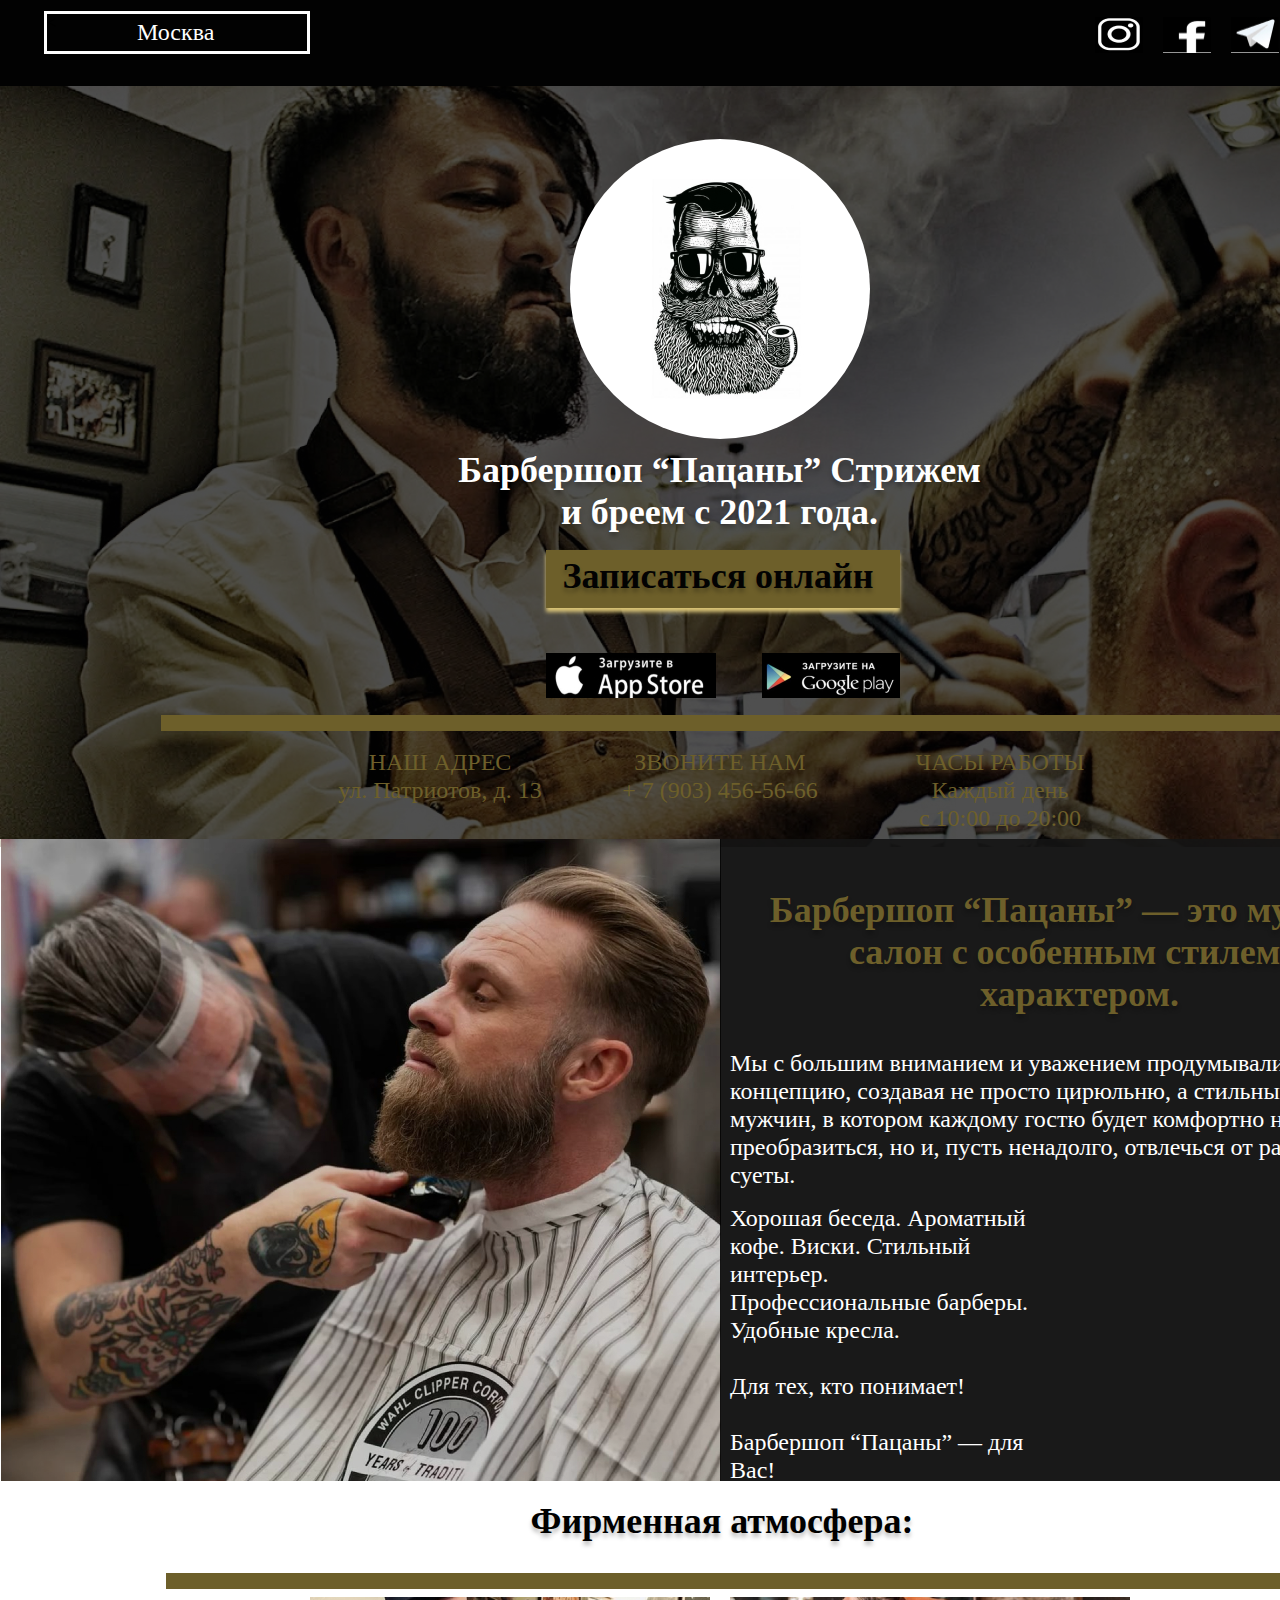
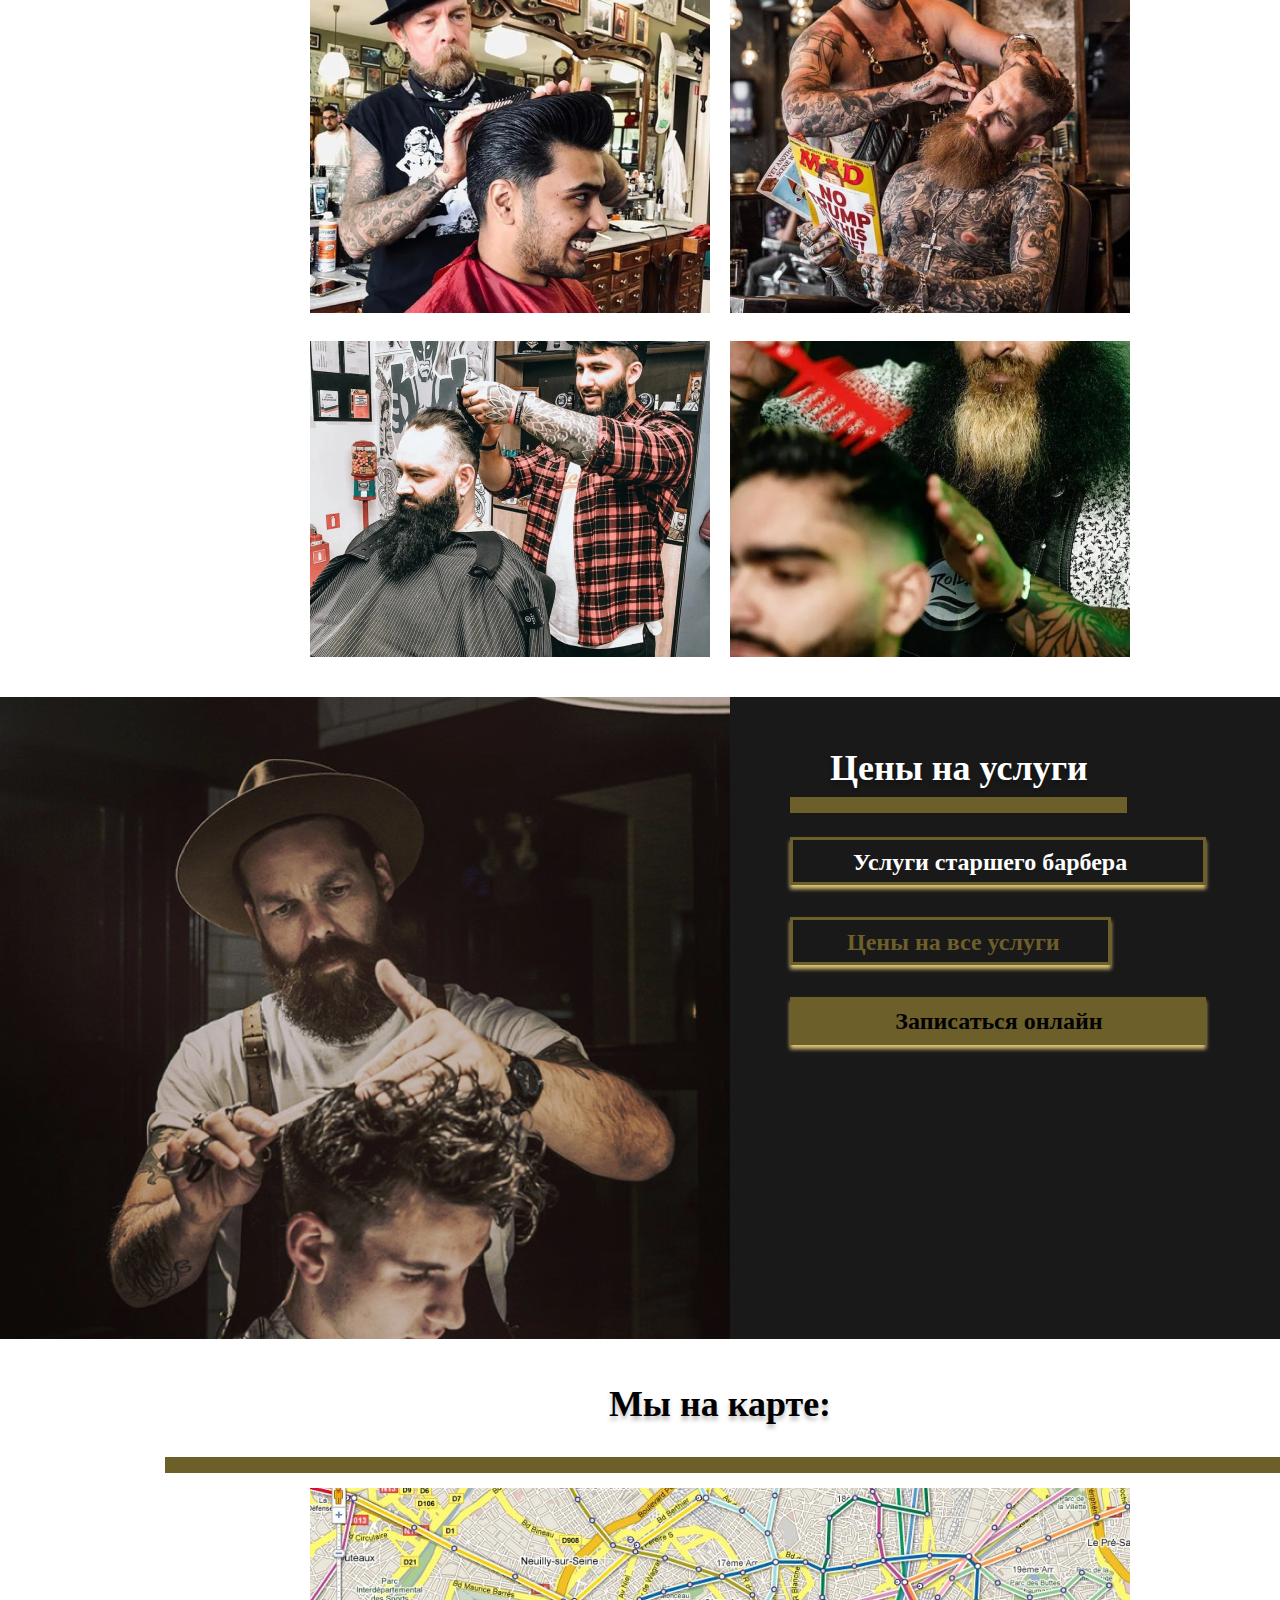
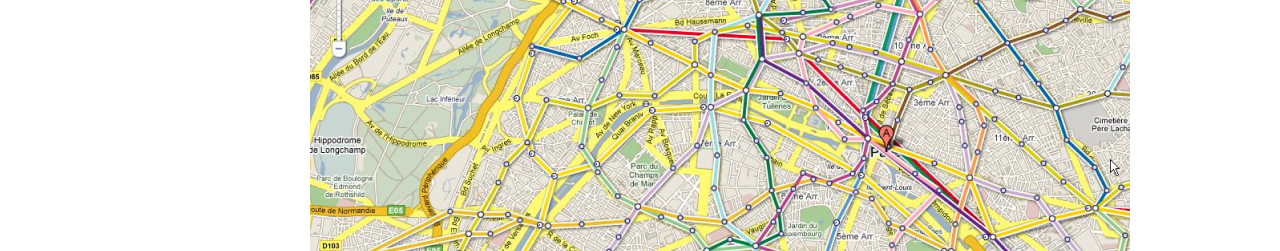
<file: index.html>
<DOCTYPE html>
<html>
<head>
<title>��������������� ������ � 19,20,21</title>
	<meta charset-"UTF-8">
	<link rel="stylesheet" href="css/css.css">
</head>
	<body>
	<header>
	<div id="shapka">
	<a href="https://www.instagram.com"><img src="media/insta.jpg" id="insta"></a>
	<a href="https://ru-ru.facebook.com/"><img src="media/face.jpg" id="face"></a>
	<a href="https://web.telegram.org/k"/><img src="media/telega.jpg" id="telega"></a>
	<div id="obvodvshapke"><<div id="textgeo">������</div></div>
	
	</div>
	</header>
	
	<div id="mainzone">
	<img src="media/aboutphoto.jpg" id="photo1">
	<div id="krug"><img src="media/logo.jpg" id="photo4"></div>
	<div id="textname">��������� �������� ������� � ����� � 2021 ����.</div>
	<a href="file:///C:/Users/FilonovAA/Desktop/%D0%B2%D0%B5%D0%B1-%D0%B4%D0%B8%D0%B7%D0%B0%D0%B9%D0%BD%20%D0%B8%20%D1%80%D0%B0%D0%B7%D1%80%D0%B0%D0%B1%D0%BE%D1%82%D0%BA%D0%B0/%D0%94%D0%BE%D0%BC%D0%B0%D1%88%D0%BD%D1%8F%D1%8F%20%D1%80%D0%B0%D0%B1%D0%BE%D1%82%D0%B0%20CSS/20,21/index2.html"/><div id="online"><div id="textonline">���������� ������</div></div></a>
	<a href="https://www.apple.com/ru/app-store/"><img src="media/appphoto.jpg" id="photo2"></a>
	<a href="https://play.google.com/store/?&utm_source=emea_Med&utm_medium=yandex&utm_content=Sep2021&utm_campaign=Evergreen&pcampaignid=MKT-EDR-emea-ru-1001280-Med-yandex-py-Evergreen-Sep2021-Text_Search_BKWS-yandex|OFFSEM_kwid_33233437130&yclid=6107470359096983551"><img src="media/googlephoto.jpg" id="photo3"></a>
	<div id="line"></div>
	<div id="textadress">��� �����<br>��. ���������, �. 13</div>
	<div id="textcallus">������� ���<br> + 7 (903) 456-56-66</div>
	<div id="texttimework">���� ������<br>������ ����<br>� 10:00 �� 20:00</div>
	</div>
	<div id="leftzone"></div><img src="media/leftphoto.jpg" id="leftphoto">
	<div id="rightzone"><div id="textaboutshop">
��������� �������� � ��� ������� ����� � ��������� ������ �<br> ����������.
</div>
	<div id="textaboutshop3">�� � ������� ��������� � ��������� ����������� ���������, �������� �� ������ ��������, � �������� ���� ��� ������, � ������� ������� ����� ����� ��������� �� ������ �������������, �� �, ����� ���������, ��������� �� ������� �����. </div>
	<br><div id="textaboutshop2">������� ������. ��������� ����. �����. �������� ��������. <br>���������������� �������. ������� ������.<br><br> 

��� ���, ��� ��������!<br><br>

��������� �������� � ��� ���!</div></div>
	<div id="textatmo">��������� ���������:</div>
	<div id="line2"></div>
	<div id="Rectangle7"><img src="media/atmo1.jpg" id="atmo1"></div>
	<div id="Rectangle8"><img src="media/atmo2.jpg" id="atmo2"></div>
	<div id="Rectangle9"><img src="media/atmo3.jpg" id="atmo3"></div>
	<div id="Rectangle10"><img src="media/atmo4.jpg" id="atmo4"></div>
	<div id="Rectangle5"></div><img src="media/pricephoto.jpg" id="pricephoto">
	<div id="Rectangle6"><div id="textsum">���� �� ������</div>
	<div id="line3"></div>
	<div id="Rectangle11"><div id="textsum1">������ �������� �������</div></div>
	<div id="Rectangle12"><div id="textsum2">���� �� ��� ������</div></div>
	<a href="file:///C:/Users/FilonovAA/Desktop/%D0%B2%D0%B5%D0%B1-%D0%B4%D0%B8%D0%B7%D0%B0%D0%B9%D0%BD%20%D0%B8%20%D1%80%D0%B0%D0%B7%D1%80%D0%B0%D0%B1%D0%BE%D1%82%D0%BA%D0%B0/%D0%94%D0%BE%D0%BC%D0%B0%D1%88%D0%BD%D1%8F%D1%8F%20%D1%80%D0%B0%D0%B1%D0%BE%D1%82%D0%B0%20CSS/20,21/index2.html"/><div id="Rectangle13"><div id="textsum3">���������� ������</div></div></a>
	</div>
	</body>
	<footer>
	<div id="textmap">�� �� �����:</div>
	<div id="linemap"></div>
	<img src="media/maps.jpg" id="maps">
	</footer>
</html>
</file>
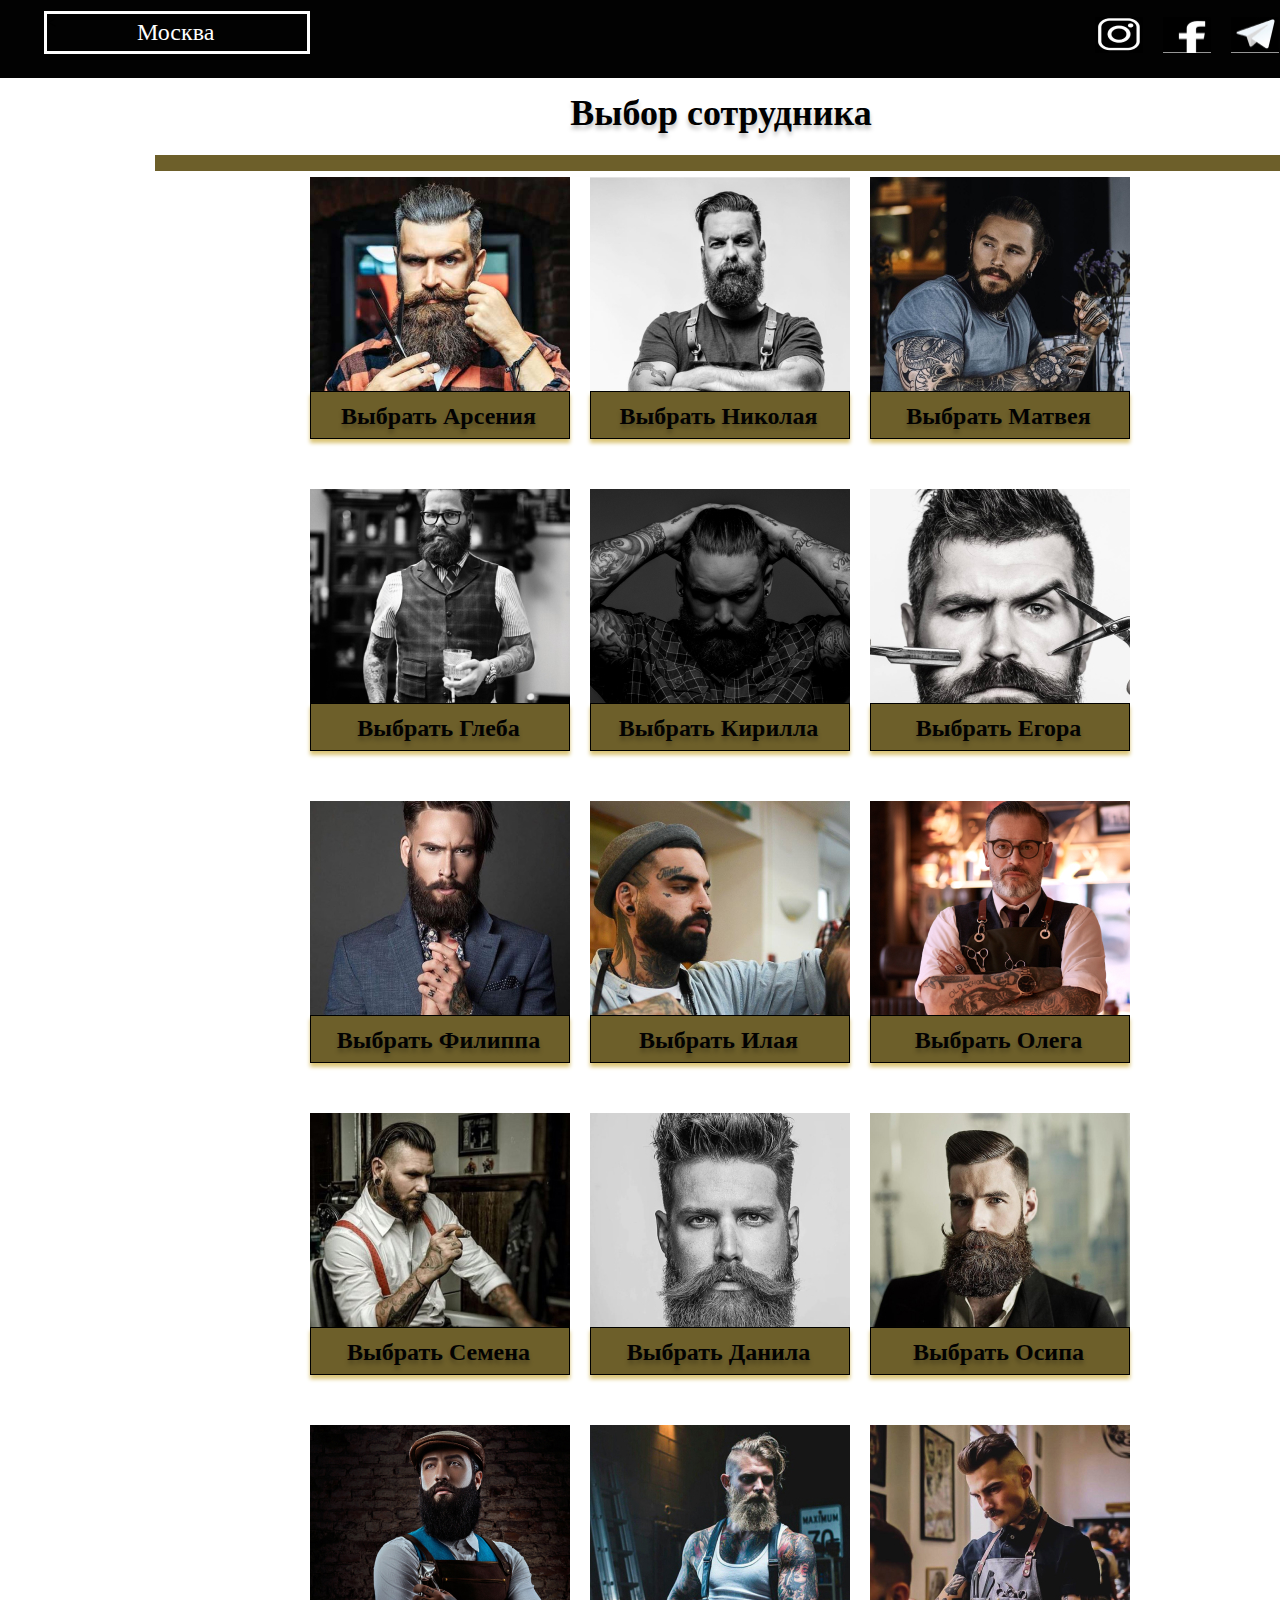
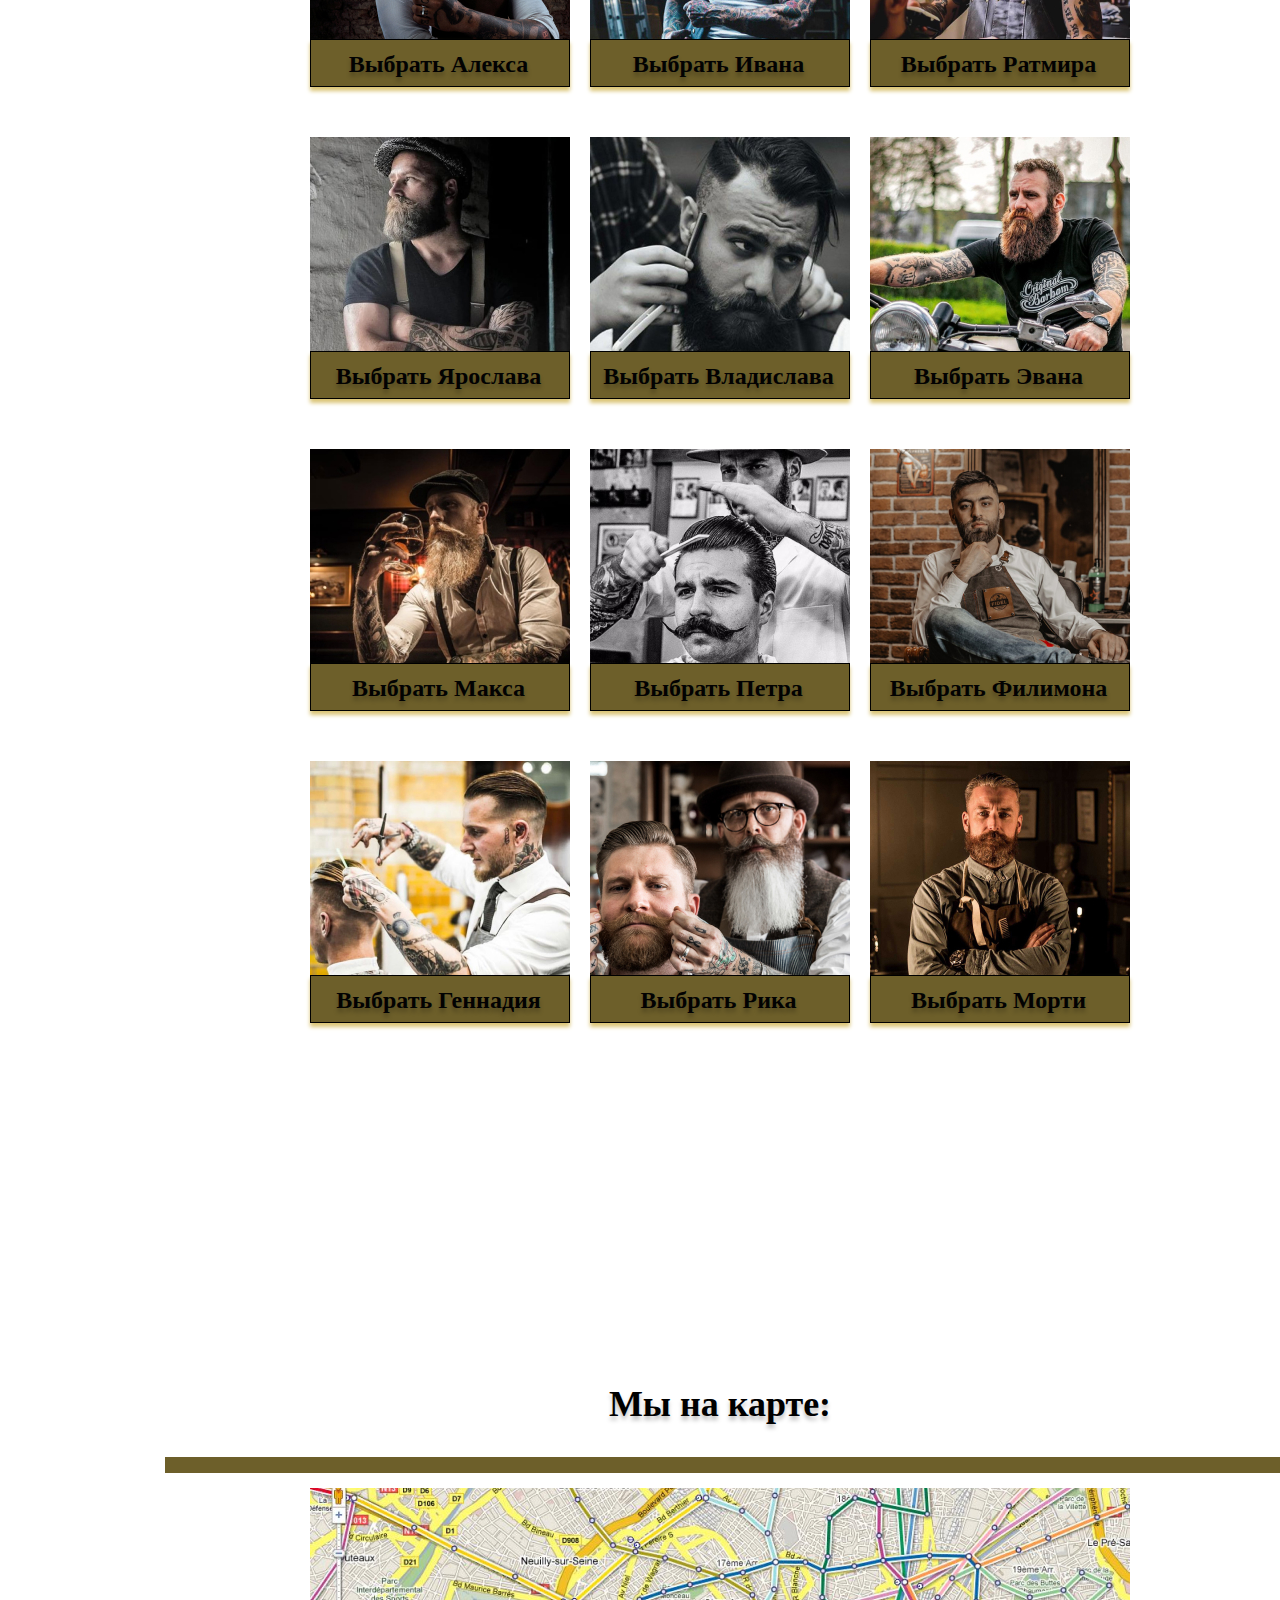
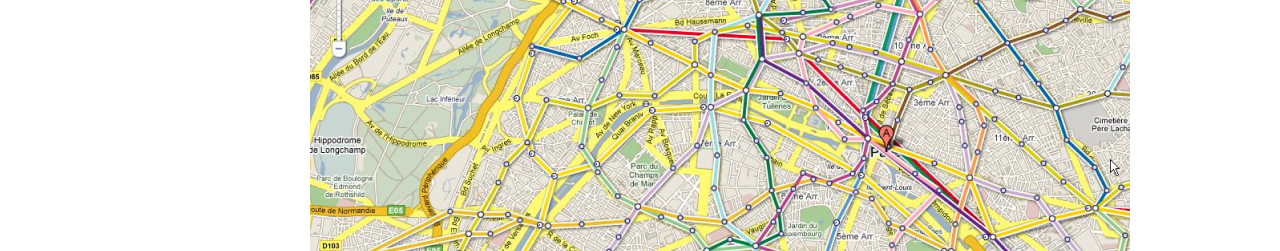
<file: index2.html>
<DOCTYPE html>
<html>
<head>
<title>��������������� ������ � 19,20,21</title>
	<meta charset-"UTF-8">
	<link rel="stylesheet" href="css/css2.css">
</head>
	<body>
	<header>
	<div id="shapka">
	<a href="https://www.instagram.com"><img src="media/insta.jpg" id="insta"></a>
	<a href="https://ru-ru.facebook.com/"><img src="media/face.jpg" id="face"></a>
	<a href="https://web.telegram.org/k"/><img src="media/telega.jpg" id="telega"></a>
	<div id="obvodvshapke"><<div id="textgeo">������</div></div>
	</div>
	</header>
	<div id="textvibor">����� ����������</div>
	<div id="line"></div>
	<div id="Rectangle1"><img src="media/1.jpg" id="1"></div><div id="Rectangle111"><div id="text1">������� �������</div></div>
	<div id="Rectangle2"><img src="media/2.jpg" id="2"></div><div id="Rectangle112"><div id="text2">������� �������</div></div>
	<div id="Rectangle3"><img src="media/3.jpg" id="3"></div><div id="Rectangle113"><div id="text3">������� ������</div></div>
	<div id="Rectangle4"><img src="media/4.jpg" id="4"></div><div id="Rectangle114"><div id="text4">������� �����</div></div>
	<div id="Rectangle5"><img src="media/5.jpg" id="5"></div><div id="Rectangle115"><div id="text5">������� �������</div></div>
	<div id="Rectangle6"><img src="media/6.jpg" id="6"></div><div id="Rectangle116"><div id="text6">������� �����</div></div>
	<div id="Rectangle7"><img src="media/7.jpg" id="7"></div><div id="Rectangle117"><div id="text7">������� �������</div></div>
	<div id="Rectangle8"><img src="media/8.jpg" id="8"></div><div id="Rectangle118"><div id="text8">������� ����</div></div>
	<div id="Rectangle9"><img src="media/9.jpg" id="9"></div><div id="Rectangle119"><div id="text9">������� �����</div></div>
	<div id="Rectangle10"><img src="media/10.jpg" id="10"></div><div id="Rectangle120"><div id="text10">������� ������</div></div>
	<div id="Rectangle11"><img src="media/11.jpg" id="11"></div><div id="Rectangle121"><div id="text11">������� ������</div></div>
	<div id="Rectangle12"><img src="media/12.jpg" id="12"></div><div id="Rectangle122"><div id="text12">������� �����</div></div>
	<div id="Rectangle13"><img src="media/13.jpg" id="13"></div><div id="Rectangle123"><div id="text13">������� ������</div></div>
	<div id="Rectangle14"><img src="media/14.jpg" id="14"></div><div id="Rectangle124"><div id="text14">������� �����</div></div>
	<div id="Rectangle15"><img src="media/15.jpg" id="15"></div><div id="Rectangle125"><div id="text15">������� �������</div></div>
	<div id="Rectangle16"><img src="media/16.jpg" id="16"></div><div id="Rectangle126"><div id="text16">������� ��������</div></div>
	<div id="Rectangle17"><img src="media/17.jpg" id="17"></div><div id="Rectangle127"><div id="text17">������� ����������</div></div>
	<div id="Rectangle18"><img src="media/18.jpg" id="18"></div><div id="Rectangle128"><div id="text18">������� �����</div></div>
	<div id="Rectangle19"><img src="media/19.jpg" id="19"></div><div id="Rectangle129"><div id="text19">������� �����</div></div>
	<div id="Rectangle20"><img src="media/20.jpg" id="20"></div><div id="Rectangle130"><div id="text20">������� �����</div></div>
	<div id="Rectangle21"><img src="media/21.jpg" id="21"></div><div id="Rectangle131"><div id="text21">������� ��������</div></div>
	<div id="Rectangle22"><img src="media/22.jpg" id="22"></div><div id="Rectangle132"><div id="text22">������� ��������</div></div>
	<div id="Rectangle23"><img src="media/23.jpg" id="23"></div><div id="Rectangle133"><div id="text23">������� ����</div></div>
	<div id="Rectangle24"><img src="media/24.jpg" id="24"></div><div id="Rectangle134"><div id="text24">������� �����</div></div>
	</body>
	<footer>
	<div id="textmap">�� �� �����:</div>
	<div id="linemap"></div>
	<img src="media/maps.jpg" id="maps">
	</footer>
</html>
</file>
<file: css/css.css>
#shapka
{
	position: absolute;
	width: 1440px;
	height: 79px;
	left: 0px;
	top: -1px;
	background: #020202;
}

#insta
{
position: absolute;
width: 48px;
height: 36px;
left: 1095px;
top: 18px;
}

#face
{
position: absolute;
width: 48px;
height: 36.41px;
left: 1163px;
top: 18px;
}

#telega
{
position: absolute;
width: 48px;
height: 36.41px;
left: 1231px;
top: 18px;
}

#obvodvshapke
{
	position: absolute;
	width: 266px;
	height: 43px;
	left: 44px;
	top: 12px;
	background: #020202;
	border: 3px solid #FFFFFF;
	box-sizing: border-box;
}


#textgeo
{
	position: absolute;
	width: 95px;
	height: 22px;
	left: 90px;
	top: 4px;
	font-family: Roboto;
	font-style: normal;
	font-weight: normal;
	font-size: 24px;
	line-height: 28px;
	color: #FFFFFF;
}

#photo1
{
	position: absolute;
	width: 1440px;
	height: 761px;
	left: 0px;
	top: 8px;
	opacity: 0.3;
}

#mainzone
{
	position: absolute;
	width: 1440px;
	height: 761px;
	left: 0px;
	top: 78px;
	background: #020202;
	
}

#krug
{
	position: absolute;
	left: 570px;
	top: 61px;
	background: #FFFFFF;
	width: 300px; 
	height: 300px;
	border-radius: 50%;
}

#photo4
{
	position: absolute;
	width: 237px;
	height: 220px;
	left: 35px;
	top: 40px;
	border-radius:40px;
}

#textname
{
	position: absolute;
	width: 527px;
	height: 78px;
	left: 456px;
	top: 371px;
	font-family: Roboto;
	font-style: normal;
	font-weight: bold;
	font-size: 36px;
	line-height: 42px;
	text-align: center;
	color: #FFFFFF;
	text-shadow: 0px 4px 4px rgba(0, 0, 0, 0.25);
}

#online
{
	position: absolute;
	width: 354px;
	height: 58px;
	left: 546px;
	top: 472px;
	background: #6D5F2A;
	box-shadow: 0px 4px 4px #DBC577;
}

#textonline
{
	position: absolute;
	width: 328px;
	height: 45px;
	left: 8px;
	top: 5px;
	font-family: Roboto;
	font-style: normal;
	font-weight: bold;
	font-size: 36px;
	line-height: 42px;
	text-align: center;
	color: #020202;
	text-shadow: 0px 4px 4px rgba(0, 0, 0, 0.25);
}

#photo2
{
	position: absolute;
	width: 170px;
	height: 45px;
	left: 546px;
	top: 575px;
}

#photo3
{
	position: absolute;
	width: 138px;
	height: 45px;
	left: 762px;
	top: 575px;
}

#line
{
	position: absolute;
	width: 1110.01px;
	height: 0px;
	left: 161px;
	top: 636.99px;
	border: 8px solid #6D5F2A;
}

#textadress
{
	position: absolute;
	width: 260px;
	height: 46px;
	left: 310px;
	top: 670px;
	font-family: Roboto;
	font-style: normal;
	font-weight: normal;
	font-size: 24px;
	line-height: 28px;
	text-align: center;
	color: #6D5F2A;
}


#textcallus
{
	position: absolute;
	width: 260px;
	height: 46px;
	left: 590px;
	top: 670px;
	font-family: Roboto;
	font-style: normal;
	font-weight: normal;
	font-size: 24px;
	line-height: 28px;
	text-align: center;
	color: #6D5F2A;
}

#texttimework
{
	position: absolute;
	width: 260px;
	height: 46px;
	left: 870px;
	top: 670px;
	font-family: Roboto;
	font-style: normal;
	font-weight: normal;
	font-size: 24px;
	line-height: 28px;
	text-align: center;
	color: #6D5F2A;
}

#leftzone
{
	position: absolute;
	width: 720px;
	height: 642px;
	left: 1px;
	top: 839px;
	background: #020202;
	
	
}

#leftphoto
{
	position: absolute;
	width: 720px;
	height: 642px;
	left: 1px;
	top: 839px;
	opacity: 0.8;
}

#rightzone
{
	position: absolute;
	width: 720px;
	height: 642px;
	left: 720px;
	top: 839px;
	background: rgba(2, 2, 2, 0.91);
}

#textaboutshop
{
	position: absolute;
	width: 715px;
	height: 168px;
	left: 2px;
	top: 50px;
	font-family: Roboto;
	font-style: normal;
	font-weight: bold;
	font-size: 36px;
	line-height: 42px;
	text-align: center;
	color: #6D5F2A;
	text-shadow: 0px 4px 4px rgba(0, 0, 0, 0.25);	 
}

#textaboutshop3
{
	position: absolute;
	width: 661px;
	height: 137px;
	left: 10px;
	top: 210px;
	font-family: Roboto;
	font-style: normal;
	font-weight: normal;
	font-size: 24px;
	line-height: 28px;
	color: white;
}

#textaboutshop2
{
	position: absolute;
	width: 336px;
	height: 199px;
	left: 10px;
	top: 365px;
	font-family: Roboto;
	font-style: normal;
	font-weight: normal;
	font-size: 24px;
	line-height: 28px;
	color: #FFFFFF;
}

#Rectangle7
{
	position: absolute;
	width: 400px;
	height: 316px;
	left: 310px;
	top: 1597px;
	background: #C4C4C4;
}


#Rectangle8
{
	position: absolute;
	width: 400px;
	height: 316px;
	left: 730px;
	top: 1597px;
	background: #C4C4C4;
}

#Rectangle9
{
	position: absolute;
	width: 400px;
	height: 316px;
	left: 310px;
	top: 1941px;
	background: #C4C4C4;
}

#Rectangle10
{
	position: absolute;
	width: 400px;
	height: 316px;
	left: 730px;
	top: 1941px;
	background: #C4C4C4;
}

#textatmo
{
	position: absolute;
	width: 854px;
	height: 47px;
	left: 295px;
	top: 1500px;
	font-family: Roboto;
	font-style: normal;
	font-weight: bold;
	font-size: 36px;
	line-height: 42px;
	text-align: center;
	color: #000000;
	text-shadow: 0px 4px 4px rgba(0, 0, 0, 0.25);
}

#line2
{
	position: absolute;
	width: 1110.01px;
	height: 0px;
	left: 166px;
	top: 1572.99px;
	border: 8px solid #6D5F2A;
}

#Rectangle5
{
	position: absolute;
	width: 730px;
	height: 642px;
	left: 0px;
	top: 2297px;
	background: #020202;
	
}

#pricephoto
{
	position: absolute;
	width: 730px;
	height: 642px;
	left: 0px;
	top: 2297px;
	opacity: 0.8;
}

#Rectangle6
{
	position: absolute;
	width: 710px;
	height: 642px;
	left: 730px;
	top: 2297px;
	background: #191919;
}

#textsum
{
	position: absolute;
	width: 293px;
	height: 52px;
	left: 100px;
	top: 50px;
	font-family: Roboto;
	font-style: normal;
	font-weight: bold;
	font-size: 36px;
	line-height: 42px;
	color: white;
	text-shadow: 0px 4px 4px rgba(0, 0, 0, 0.25);
}

#line3
{
	position: absolute;
	width: 321.02px;
	height: 0px;
	left: 60px;
	top: 100px;
	border: 8px solid #6D5F2A;
}

#Rectangle11
{
	position: absolute;
	width: 416px;
	height: 48px;
	left: 60px;
	top: 140px;
	background: #191919;
	border: 3px solid #6D5F2A;
	box-sizing: border-box;
	box-shadow: 0px 4px 4px #DBC577;
}

#Rectangle12
{
	position: absolute;
	width: 321px;
	height: 48px;
	left: 60px;
	top: 220px;
	background: #191919;
	border: 3px solid #6D5F2A;
	box-sizing: border-box;
	box-shadow: 0px 4px 4px #DBC577;
}

#Rectangle13
{
	position: absolute;
	width: 416px;
	height: 48px;
	left: 60px;
	top:300px;
	background: #6D5F2A;
	box-shadow: 0px 4px 4px #DBC577;
}

#textsum1
{
	position: absolute;
	width: 289px;
	height: 28px;
	left: 60px;
	top: 8px;
	font-family: Roboto;
	font-style: normal;
	font-weight: bold;
	font-size: 24px;
	line-height: 28px;
	color: white;
}

#textsum2
{
	position: absolute;
	width: 236px;
	height: 28px;
	left: 54px;
	top: 8px;
	font-family: Roboto;
	font-style: normal;
	font-weight: bold;
	font-size: 24px;
	line-height: 28px;
	color: #6D5F2A;
}

#textsum3
{
	position: absolute;
	width: 358px;
	height: 32px;
	left: 30px;
	top: 10px;
	font-family: Roboto;
	font-style: normal;
	font-weight: bold;
	font-size: 24px;
	line-height: 28px;
	text-align: center;
	color: #020202;
}

#textmap
{
	position: absolute;
	width: 854px;
	height: 47px;
	left: 293px;
	top: 2983px;
	font-family: Roboto;
	font-style: normal;
	font-weight: bold;
	font-size: 36px;
	line-height: 42px;
	text-align: center;
	color: #000000;
	text-shadow: 0px 4px 4px rgba(0, 0, 0, 0.25);
}

#linemap
{
	position: absolute;
	width: 1110.01px;
	height: 0px;
	left: 165px;
	top: 3057px;
	border: 8px solid #6D5F2A;
}

#maps
{
	position: absolute;
	width: 820px;
	height: 363px;
	left: 310px;
	top: 3088px;
}
</file>
<file: css/css2.css>
#shapka
{
	position: absolute;
	width: 1440px;
	height: 79px;
	left: 0px;
	top: -1px;
	background: #020202;
}

#insta
{
	position: absolute;
	width: 48px;
	height: 36px;
	left: 1095px;
	top: 18px;
}

#face
{
	position: absolute;
	width: 48px;
	height: 36.41px;
	left: 1163px;
	top: 18px;
}

#telega
{
	position: absolute;
	width: 48px;
	height: 36.41px;
	left: 1231px;
	top: 18px;
}

#obvodvshapke
{
	position: absolute;
	width: 266px;
	height: 43px;
	left: 44px;
	top: 12px;
	background: #020202;
	border: 3px solid #FFFFFF;
	box-sizing: border-box;
}


#textgeo
{
	position: absolute;
	width: 95px;
	height: 22px;
	left: 90px;
	top: 4px;
	font-family: Roboto;
	font-style: normal;
	font-weight: normal;
	font-size: 24px;
	line-height: 28px;
	color: #FFFFFF;
}

#textvibor
{
	position: absolute;
	width: 854px;
	height: 47px;
	left: 294px;
	top: 92px;
	font-family: Roboto;
	font-style: normal;
	font-weight: bold;
	font-size: 36px;
	line-height: 42px;
	text-align: center;
	color: #000000;
	text-shadow: 0px 4px 4px rgba(0, 0, 0, 0.25);
}

#line
{
	position: absolute;
	width: 1110.01px;
	height: 0px;
	left: 155px;
	top: 155px;
	border: 8px solid #6D5F2A;
}

#Rectangle1
{
	position: absolute;
	width: 260px;
	height: 262px;
	left: 310px;
	top: 177px;
	background: #020202;
	
}

#1
{
	position: absolute;
	width: 260px;
	height: 262px;
	left: 310px;
	top: 177px;
	opacity: 0.8;
}

#Rectangle2
{
	position: absolute;
	width: 260px;
	height: 262px;
	left: 590px;
	top: 177px;
	background: #020202;
	
}

#2
{
	position: absolute;
	width: 260px;
	height: 262px;
	left: 590px;
	top: 177px;
	opacity: 0.8;
}

#Rectangle3
{
	position: absolute;
	width: 260px;
	height: 262px;
	left: 870px;
	top: 177px;
	background: #020202;
	
}



#Rectangle4
{
	position: absolute;
	width: 260px;
	height: 262px;
	left: 310px;
	top: 489px;
	background: #020202;
	
}

#Rectangle5
{
	position: absolute;
	width: 260px;
	height: 262px;
	left: 590px;
	top: 489px;
	background: #020202;
	
}

#Rectangle6
{
	position: absolute;
	width: 260px;
	height: 262px;
	left: 870px;
	top: 489px;
	background: #020202;
	
}

#Rectangle7
{
	position: absolute;
	width: 260px;
	height: 262px;
	left: 310px;
	top: 801px;
	background: #020202;
	
}

#Rectangle8
{
	position: absolute;
	width: 260px;
	height: 262px;
	left: 590px;
	top: 801px;
	background: #020202;
	
}

#Rectangle9
{
	position: absolute;
	width: 260px;
	height: 262px;
	left: 870px;
	top: 801px;
	background: #020202;
	
}

#Rectangle10
{
	position: absolute;
	width: 260px;
	height: 262px;
	left: 310px;
	top: 1113px;
	background: #020202;
	
}

#10
{
	position: absolute;
	width: 260px;
	height: 262px;
	left: 310px;
	top: 1113px;
	
}

#Rectangle11
{
	position: absolute;
	width: 260px;
	height: 262px;
	left: 590px;
	top: 1113px;
	background: #020202;
	
}

#11
{
	position: absolute;
	width: 260px;
	height: 262px;
	left: 590px;
	top: 1113px;
}

#Rectangle12
{
	position: absolute;
	width: 260px;
	height: 262px;
	left: 870px;
	top: 1113px;
	background: #020202;
	
}

#12
{
	position: absolute;
	width: 260px;
	height: 262px;
	left: 870px;
	top: 1113px;
}

#Rectangle13
{
	position: absolute;
	width: 260px;
	height: 262px;
	left: 310px;
	top: 1425px;
	background: #020202;
	
}

#13
{
	position: absolute;
	width: 260px;
	height: 262px;
	left: 310px;
	top: 1425px;
}


#Rectangle14
{
	position: absolute;
	width: 260px;
	height: 262px;
	left: 590px;
	top: 1425px;
	background: #020202;
	
}

#14
{
	position: absolute;
	width: 260px;
	height: 262px;
	left: 590px;
	top: 1425px;

}


#Rectangle15
{
	position: absolute;
	width: 260px;
	height: 262px;
	left: 870px;
	top: 1425px;
	background: #020202;
	
}

#15
{
	position: absolute;
	width: 260px;
	height: 262px;
	left: 870px;
	top: 1425px;
}

#Rectangle16
{
	position: absolute;
	width: 260px;
	height: 262px;
	left: 310px;
	top: 1737px;
	background: #020202;
	
}

#16
{
	position: absolute;
	width: 260px;
	height: 262px;
	left: 310px;
	top: 1737px;
}

#Rectangle17
{
	position: absolute;
	width: 260px;
	height: 262px;
	left: 590px;
	top: 1737px;
	background: #020202;
	
}

#17
{
	position: absolute;
	width: 260px;
	height: 262px;
	left: 590px;
	top: 1737px;
}


#Rectangle18
{
	position: absolute;
	width: 260px;
	height: 262px;
	left: 870px;
	top: 1737px;
	background: #020202;
	
}


#18
{
	position: absolute;
	width: 260px;
	height: 262px;
	left: 870px;
	top: 1737px;
}

#Rectangle19
{
	position: absolute;
	width: 260px;
	height: 262px;
	left: 310px;
	top: 2049px;
	background: #020202;
	
}

#Rectangle20
{
	position: absolute;
	width: 260px;
	height: 262px;
	left: 590px;
	top: 2049px;
	background: #020202;
	
}

#Rectangle21
{
	position: absolute;
	width: 260px;
	height: 262px;
	left: 870px;
	top: 2049px;
	background: #020202;
	
}

#Rectangle22
{
	position: absolute;
	width: 260px;
	height: 262px;
	left: 310px;
	top: 2361px;
	background: #020202;
	
}

#Rectangle23
{
	position: absolute;
	width: 260px;
	height: 262px;
	left: 590px;
	top: 2361px;
	background: #020202;
	
}

#Rectangle24
{
	position: absolute;
	width: 260px;
	height: 262px;
	left: 870px;
	top: 2361px;
	background: #020202;
	
}


#textmap
{
	position: absolute;
	width: 854px;
	height: 47px;
	left: 293px;
	top: 2983px;
	font-family: Roboto;
	font-style: normal;
	font-weight: bold;
	font-size: 36px;
	line-height: 42px;
	text-align: center;
	color: #000000;
	text-shadow: 0px 4px 4px rgba(0, 0, 0, 0.25);
}

#linemap
{
	position: absolute;
	width: 1110.01px;
	height: 0px;
	left: 165px;
	top: 3057px;
	border: 8px solid #6D5F2A;
}

#maps
{
	position: absolute;
	width: 820px;
	height: 363px;
	left: 310px;
	top: 3088px;
}

#Rectangle111
{
	position: absolute;
	width: 260px;
	height: 48px;
	left: 310px;
	top: 391px;
	background: #6D5F2A;
	border: 1px solid #000000;
	box-sizing: border-box;
	box-shadow: 0px 4px 4px #DBC577;
}

#Rectangle112
{
	position: absolute;
	width: 260px;
	height: 48px;
	left: 590px;
	top: 391px;
	background: #6D5F2A;
	border: 1px solid #000000;
	box-sizing: border-box;
	box-shadow: 0px 4px 4px #DBC577;
}

#Rectangle113
{
	position: absolute;
	width: 260px;
	height: 48px;
	left: 870px;
	top: 391px;
	background: #6D5F2A;
	border: 1px solid #000000;
	box-sizing: border-box;
	box-shadow: 0px 4px 4px #DBC577;
}

#Rectangle114
{
	position: absolute;
	width: 260px;
	height: 48px;
	left: 310px;
	top: 703px;
	background: #6D5F2A;
	border: 1px solid #000000;
	box-sizing: border-box;
	box-shadow: 0px 4px 4px #DBC577;
}

#Rectangle115
{
	position: absolute;
	width: 260px;
	height: 48px;
	left: 590px;
	top: 703px;
	background: #6D5F2A;
	border: 1px solid #000000;
	box-sizing: border-box;
	box-shadow: 0px 4px 4px #DBC577;
}

#Rectangle116
{
	position: absolute;
	width: 260px;
	height: 48px;
	left: 870px;
	top: 703px;
	background: #6D5F2A;
	border: 1px solid #000000;
	box-sizing: border-box;
	box-shadow: 0px 4px 4px #DBC577;
}

#Rectangle117
{
	position: absolute;
	width: 260px;
	height: 48px;
	left: 310px;
	top: 1015px;
	background: #6D5F2A;
	border: 1px solid #000000;
	box-sizing: border-box;
	box-shadow: 0px 4px 4px #DBC577;
}

#Rectangle118
{
	position: absolute;
	width: 260px;
	height: 48px;
	left: 590px;
	top: 1015px;
	background: #6D5F2A;
	border: 1px solid #000000;
	box-sizing: border-box;
	box-shadow: 0px 4px 4px #DBC577;
}

#Rectangle119
{
	position: absolute;
	width: 260px;
	height: 48px;
	left: 870px;
	top: 1015px;
	background: #6D5F2A;
	border: 1px solid #000000;
	box-sizing: border-box;
	box-shadow: 0px 4px 4px #DBC577;
}

#Rectangle120
{
	position: absolute;
	width: 260px;
	height: 48px;
	left: 310px;
	top: 1327px;
	background: #6D5F2A;
	border: 1px solid #000000;
	box-sizing: border-box;
	box-shadow: 0px 4px 4px #DBC577;
}

#Rectangle121
{
	position: absolute;
	width: 260px;
	height: 48px;
	left: 590px;
	top: 1327px;
	background: #6D5F2A;
	border: 1px solid #000000;
	box-sizing: border-box;
	box-shadow: 0px 4px 4px #DBC577;
}

#Rectangle122
{
	position: absolute;
	width: 260px;
	height: 48px;
	left: 870px;
	top: 1327px;
	background: #6D5F2A;
	border: 1px solid #000000;
	box-sizing: border-box;
	box-shadow: 0px 4px 4px #DBC577;
}

#Rectangle123
{
	position: absolute;
	width: 260px;
	height: 48px;
	left: 310px;
	top: 1639px;
	background: #6D5F2A;
	border: 1px solid #000000;
	box-sizing: border-box;
	box-shadow: 0px 4px 4px #DBC577;
}

#Rectangle124
{
	position: absolute;
	width: 260px;
	height: 48px;
	left: 590px;
	top: 1639px;
	background: #6D5F2A;
	border: 1px solid #000000;
	box-sizing: border-box;
	box-shadow: 0px 4px 4px #DBC577;
}

#Rectangle125
{
	position: absolute;
	width: 260px;
	height: 48px;
	left: 870px;
	top: 1639px;
	background: #6D5F2A;
	border: 1px solid #000000;
	box-sizing: border-box;
	box-shadow: 0px 4px 4px #DBC577;
}

#Rectangle126
{
	position: absolute;
	width: 260px;
	height: 48px;
	left: 310px;
	top: 1951px;
	background: #6D5F2A;
	border: 1px solid #000000;
	box-sizing: border-box;
	box-shadow: 0px 4px 4px #DBC577;
}

#Rectangle127
{
	position: absolute;
	width: 260px;
	height: 48px;
	left: 590px;
	top: 1951px;
	background: #6D5F2A;
	border: 1px solid #000000;
	box-sizing: border-box;
	box-shadow: 0px 4px 4px #DBC577;
}

#Rectangle128
{
	position: absolute;
	width: 260px;
	height: 48px;
	left: 870px;
	top: 1951px;
	background: #6D5F2A;
	border: 1px solid #000000;
	box-sizing: border-box;
	box-shadow: 0px 4px 4px #DBC577;
}

#Rectangle129
{
	position: absolute;
	width: 260px;
	height: 48px;
	left: 310px;
	top: 2263px;
	background: #6D5F2A;
	border: 1px solid #000000;
	box-sizing: border-box;
	box-shadow: 0px 4px 4px #DBC577;
}

#Rectangle130
{
	position: absolute;
	width: 260px;
	height: 48px;
	left: 590px;
	top: 2263px;
	background: #6D5F2A;
	border: 1px solid #000000;
	box-sizing: border-box;
	box-shadow: 0px 4px 4px #DBC577;
}

#Rectangle131
{
	position: absolute;
	width: 260px;
	height: 48px;
	left: 870px;
	top: 2263px;
	background: #6D5F2A;
	border: 1px solid #000000;
	box-sizing: border-box;
	box-shadow: 0px 4px 4px #DBC577;
}

#Rectangle132
{
	position: absolute;
	width: 260px;
	height: 48px;
	left: 310px;
	top: 2575px;
	background: #6D5F2A;
	border: 1px solid #000000;
	box-sizing: border-box;
	box-shadow: 0px 4px 4px #DBC577;
}

#Rectangle133
{
	position: absolute;
	width: 260px;
	height: 48px;
	left: 590px;
	top: 2575px;
	background: #6D5F2A;
	border: 1px solid #000000;
	box-sizing: border-box;
	box-shadow: 0px 4px 4px #DBC577;
}

#Rectangle134
{
	position: absolute;
	width: 260px;
	height: 48px;
	left: 870px;
	top: 2575px;
	background: #6D5F2A;
	border: 1px solid #000000;
	box-sizing: border-box;
	box-shadow: 0px 4px 4px #DBC577;
}

#text1
{
	position: absolute;
	width: 235px;
	height: 28px;
	left: 10px;
	top: 10px;
	font-family: Roboto;
	font-style: normal;
	font-weight: bold;
	font-size: 24px;
	line-height: 28px;
	text-align: center;
	color: #020202;
	text-shadow: 0px 4px 4px rgba(0, 0, 0, 0.25);
}

#text2
{
	position: absolute;
	width: 235px;
	height: 28px;
	left: 10px;
	top: 10px;
	font-family: Roboto;
	font-style: normal;
	font-weight: bold;
	font-size: 24px;
	line-height: 28px;
	text-align: center;
	color: #020202;
	text-shadow: 0px 4px 4px rgba(0, 0, 0, 0.25);
}
#text3
{
	position: absolute;
	width: 235px;
	height: 28px;
	left: 10px;
	top: 10px;
	font-family: Roboto;
	font-style: normal;
	font-weight: bold;
	font-size: 24px;
	line-height: 28px;
	text-align: center;
	color: #020202;
	text-shadow: 0px 4px 4px rgba(0, 0, 0, 0.25);
}
#text4
{
	position: absolute;
	width: 235px;
	height: 28px;
	left: 10px;
	top: 10px;
	font-family: Roboto;
	font-style: normal;
	font-weight: bold;
	font-size: 24px;
	line-height: 28px;
	text-align: center;
	color: #020202;
	text-shadow: 0px 4px 4px rgba(0, 0, 0, 0.25);
}

#text5
{
	position: absolute;
	width: 235px;
	height: 28px;
	left: 10px;
	top: 10px;
	font-family: Roboto;
	font-style: normal;
	font-weight: bold;
	font-size: 24px;
	line-height: 28px;
	text-align: center;
	color: #020202;
	text-shadow: 0px 4px 4px rgba(0, 0, 0, 0.25);
}
#text6
{
	position: absolute;
	width: 235px;
	height: 28px;
	left: 10px;
	top: 10px;
	font-family: Roboto;
	font-style: normal;
	font-weight: bold;
	font-size: 24px;
	line-height: 28px;
	text-align: center;
	color: #020202;
	text-shadow: 0px 4px 4px rgba(0, 0, 0, 0.25);
}
#text7
{
	position: absolute;
	width: 235px;
	height: 28px;
	left: 10px;
	top: 10px;
	font-family: Roboto;
	font-style: normal;
	font-weight: bold;
	font-size: 24px;
	line-height: 28px;
	text-align: center;
	color: #020202;
	text-shadow: 0px 4px 4px rgba(0, 0, 0, 0.25);
}#text8
{
	position: absolute;
	width: 235px;
	height: 28px;
	left: 10px;
	top: 10px;
	font-family: Roboto;
	font-style: normal;
	font-weight: bold;
	font-size: 24px;
	line-height: 28px;
	text-align: center;
	color: #020202;
	text-shadow: 0px 4px 4px rgba(0, 0, 0, 0.25);
}
#text9
{
	position: absolute;
	width: 235px;
	height: 28px;
	left: 10px;
	top: 10px;
	font-family: Roboto;
	font-style: normal;
	font-weight: bold;
	font-size: 24px;
	line-height: 28px;
	text-align: center;
	color: #020202;
	text-shadow: 0px 4px 4px rgba(0, 0, 0, 0.25);
}
#text10
{
	position: absolute;
	width: 235px;
	height: 28px;
	left: 10px;
	top: 10px;
	font-family: Roboto;
	font-style: normal;
	font-weight: bold;
	font-size: 24px;
	line-height: 28px;
	text-align: center;
	color: #020202;
	text-shadow: 0px 4px 4px rgba(0, 0, 0, 0.25);
}
#text11
{
	position: absolute;
	width: 235px;
	height: 28px;
	left: 10px;
	top: 10px;
	font-family: Roboto;
	font-style: normal;
	font-weight: bold;
	font-size: 24px;
	line-height: 28px;
	text-align: center;
	color: #020202;
	text-shadow: 0px 4px 4px rgba(0, 0, 0, 0.25);
}
#text12
{
	position: absolute;
	width: 235px;
	height: 28px;
	left: 10px;
	top: 10px;
	font-family: Roboto;
	font-style: normal;
	font-weight: bold;
	font-size: 24px;
	line-height: 28px;
	text-align: center;
	color: #020202;
	text-shadow: 0px 4px 4px rgba(0, 0, 0, 0.25);
}
#text13
{
	position: absolute;
	width: 235px;
	height: 28px;
	left: 10px;
	top: 10px;
	font-family: Roboto;
	font-style: normal;
	font-weight: bold;
	font-size: 24px;
	line-height: 28px;
	text-align: center;
	color: #020202;
	text-shadow: 0px 4px 4px rgba(0, 0, 0, 0.25);
}
#text14
{
	position: absolute;
	width: 235px;
	height: 28px;
	left: 10px;
	top: 10px;
	font-family: Roboto;
	font-style: normal;
	font-weight: bold;
	font-size: 24px;
	line-height: 28px;
	text-align: center;
	color: #020202;
	text-shadow: 0px 4px 4px rgba(0, 0, 0, 0.25);
}
#text15
{
	position: absolute;
	width: 235px;
	height: 28px;
	left: 10px;
	top: 10px;
	font-family: Roboto;
	font-style: normal;
	font-weight: bold;
	font-size: 24px;
	line-height: 28px;
	text-align: center;
	color: #020202;
	text-shadow: 0px 4px 4px rgba(0, 0, 0, 0.25);
}
#text16
{
	position: absolute;
	width: 235px;
	height: 28px;
	left: 10px;
	top: 10px;
	font-family: Roboto;
	font-style: normal;
	font-weight: bold;
	font-size: 24px;
	line-height: 28px;
	text-align: center;
	color: #020202;
	text-shadow: 0px 4px 4px rgba(0, 0, 0, 0.25);
}

#text17
{
	position: absolute;
	width: 235px;
	height: 28px;
	left: 10px;
	top: 10px;
	font-family: Roboto;
	font-style: normal;
	font-weight: bold;
	font-size: 24px;
	line-height: 28px;
	text-align: center;
	color: #020202;
	text-shadow: 0px 4px 4px rgba(0, 0, 0, 0.25);
}
#text18
{
	position: absolute;
	width: 235px;
	height: 28px;
	left: 10px;
	top: 10px;
	font-family: Roboto;
	font-style: normal;
	font-weight: bold;
	font-size: 24px;
	line-height: 28px;
	text-align: center;
	color: #020202;
	text-shadow: 0px 4px 4px rgba(0, 0, 0, 0.25);
}
#text19
{
	position: absolute;
	width: 235px;
	height: 28px;
	left: 10px;
	top: 10px;
	font-family: Roboto;
	font-style: normal;
	font-weight: bold;
	font-size: 24px;
	line-height: 28px;
	text-align: center;
	color: #020202;
	text-shadow: 0px 4px 4px rgba(0, 0, 0, 0.25);
}
#text20
{
	position: absolute;
	width: 235px;
	height: 28px;
	left: 10px;
	top: 10px;
	font-family: Roboto;
	font-style: normal;
	font-weight: bold;
	font-size: 24px;
	line-height: 28px;
	text-align: center;
	color: #020202;
	text-shadow: 0px 4px 4px rgba(0, 0, 0, 0.25);
}
#text21
{
	position: absolute;
	width: 235px;
	height: 28px;
	left: 10px;
	top: 10px;
	font-family: Roboto;
	font-style: normal;
	font-weight: bold;
	font-size: 24px;
	line-height: 28px;
	text-align: center;
	color: #020202;
	text-shadow: 0px 4px 4px rgba(0, 0, 0, 0.25);
}
#text22
{
	position: absolute;
	width: 235px;
	height: 28px;
	left: 10px;
	top: 10px;
	font-family: Roboto;
	font-style: normal;
	font-weight: bold;
	font-size: 24px;
	line-height: 28px;
	text-align: center;
	color: #020202;
	text-shadow: 0px 4px 4px rgba(0, 0, 0, 0.25);
}
#text23
{
	position: absolute;
	width: 235px;
	height: 28px;
	left: 10px;
	top: 10px;
	font-family: Roboto;
	font-style: normal;
	font-weight: bold;
	font-size: 24px;
	line-height: 28px;
	text-align: center;
	color: #020202;
	text-shadow: 0px 4px 4px rgba(0, 0, 0, 0.25);
}
#text24
{
	position: absolute;
	width: 235px;
	height: 28px;
	left: 10px;
	top: 10px;
	font-family: Roboto;
	font-style: normal;
	font-weight: bold;
	font-size: 24px;
	line-height: 28px;
	text-align: center;
	color: #020202;
	text-shadow: 0px 4px 4px rgba(0, 0, 0, 0.25);
}
</file>
